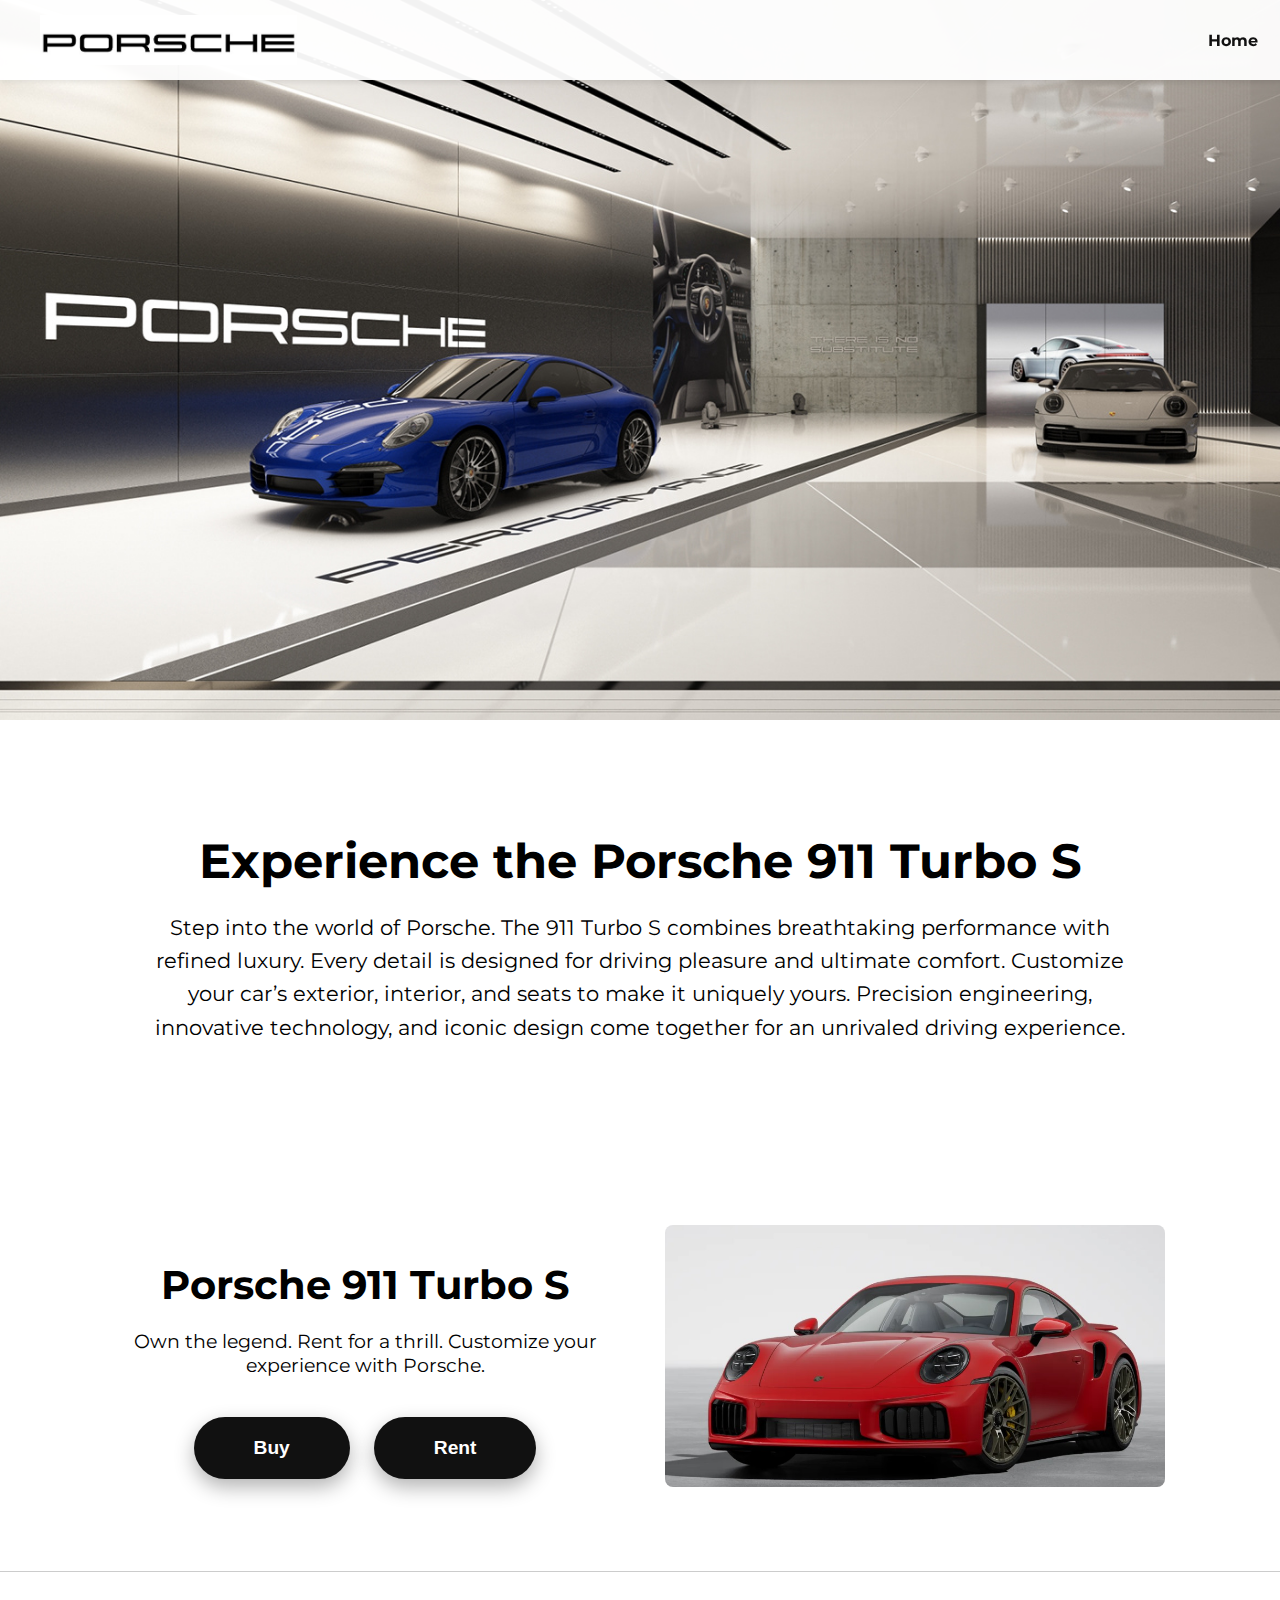
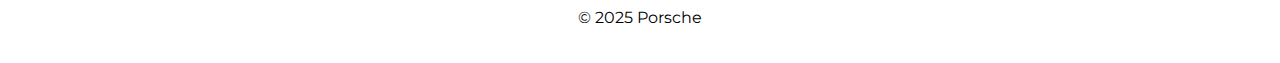
<file: index.html>
<!DOCTYPE html>
<html lang="en">
<head>
<meta charset="UTF-8">
<meta name="viewport" content="width=device-width, initial-scale=1.0">
<title>Porsche</title>
<link rel="stylesheet" href="css/style.css">
<link href="https://fonts.googleapis.com/css2?family=Montserrat:wght@400;700&display=swap" rel="stylesheet">
</head>
<body>

<header id="mainHeader">
  <img src="img/porsche-logo.jpg" alt="Porsche Logo" class="logo">
  <nav>
    <a href="#home">Home</a>
    <a href="#cars">Cars</a>
  </nav>
</header>

<main>

  <!-- Hero / Showroom Section -->
  <section id="home" class="hero-section">
    <img src="img/showroom.jpg" alt="Showroom" class="hero-img">
  </section>

  <!-- Feature / Descriptive Text -->
  <section class="feature-section">
    <h1>Experience the Porsche 911 Turbo S</h1>
    <p>
      Step into the world of Porsche. The 911 Turbo S combines breathtaking performance with refined luxury. Every detail is designed for driving pleasure and ultimate comfort. 
      Customize your car’s exterior, interior, and seats to make it uniquely yours. Precision engineering, innovative technology, and iconic design come together for an unrivaled driving experience.
    </p>
  </section>

  <!-- Buy / Rent Section with Side Car Image -->
  <section id="cars" class="cars-section">
    <div class="buy-rent-container">
      <div class="buttons-text">
        <h2>Porsche 911 Turbo S</h2>
        <p>Own the legend. Rent for a thrill. Customize your experience with Porsche.</p>
        <button onclick="window.location.href='911-turbo-s.html'">Buy</button>
        <button onclick="showRentNotification()">Rent</button>
      </div>
      <div class="car-side-img">
        <img src="img/911-turbo-s/exterior_red.jpg" alt="911 Turbo S">
      </div>
    </div>
  </section>

</main>

<div id="rentNotification" class="notification">
  🚘 Porsche 911 Turbo S has been rented!
  <span onclick="closeNotification()">✖</span>
</div>

<footer>
  <p>&copy; 2025 Porsche</p>
</footer>

<script src="js/script.js"></script>
</body>
</html>
</file>
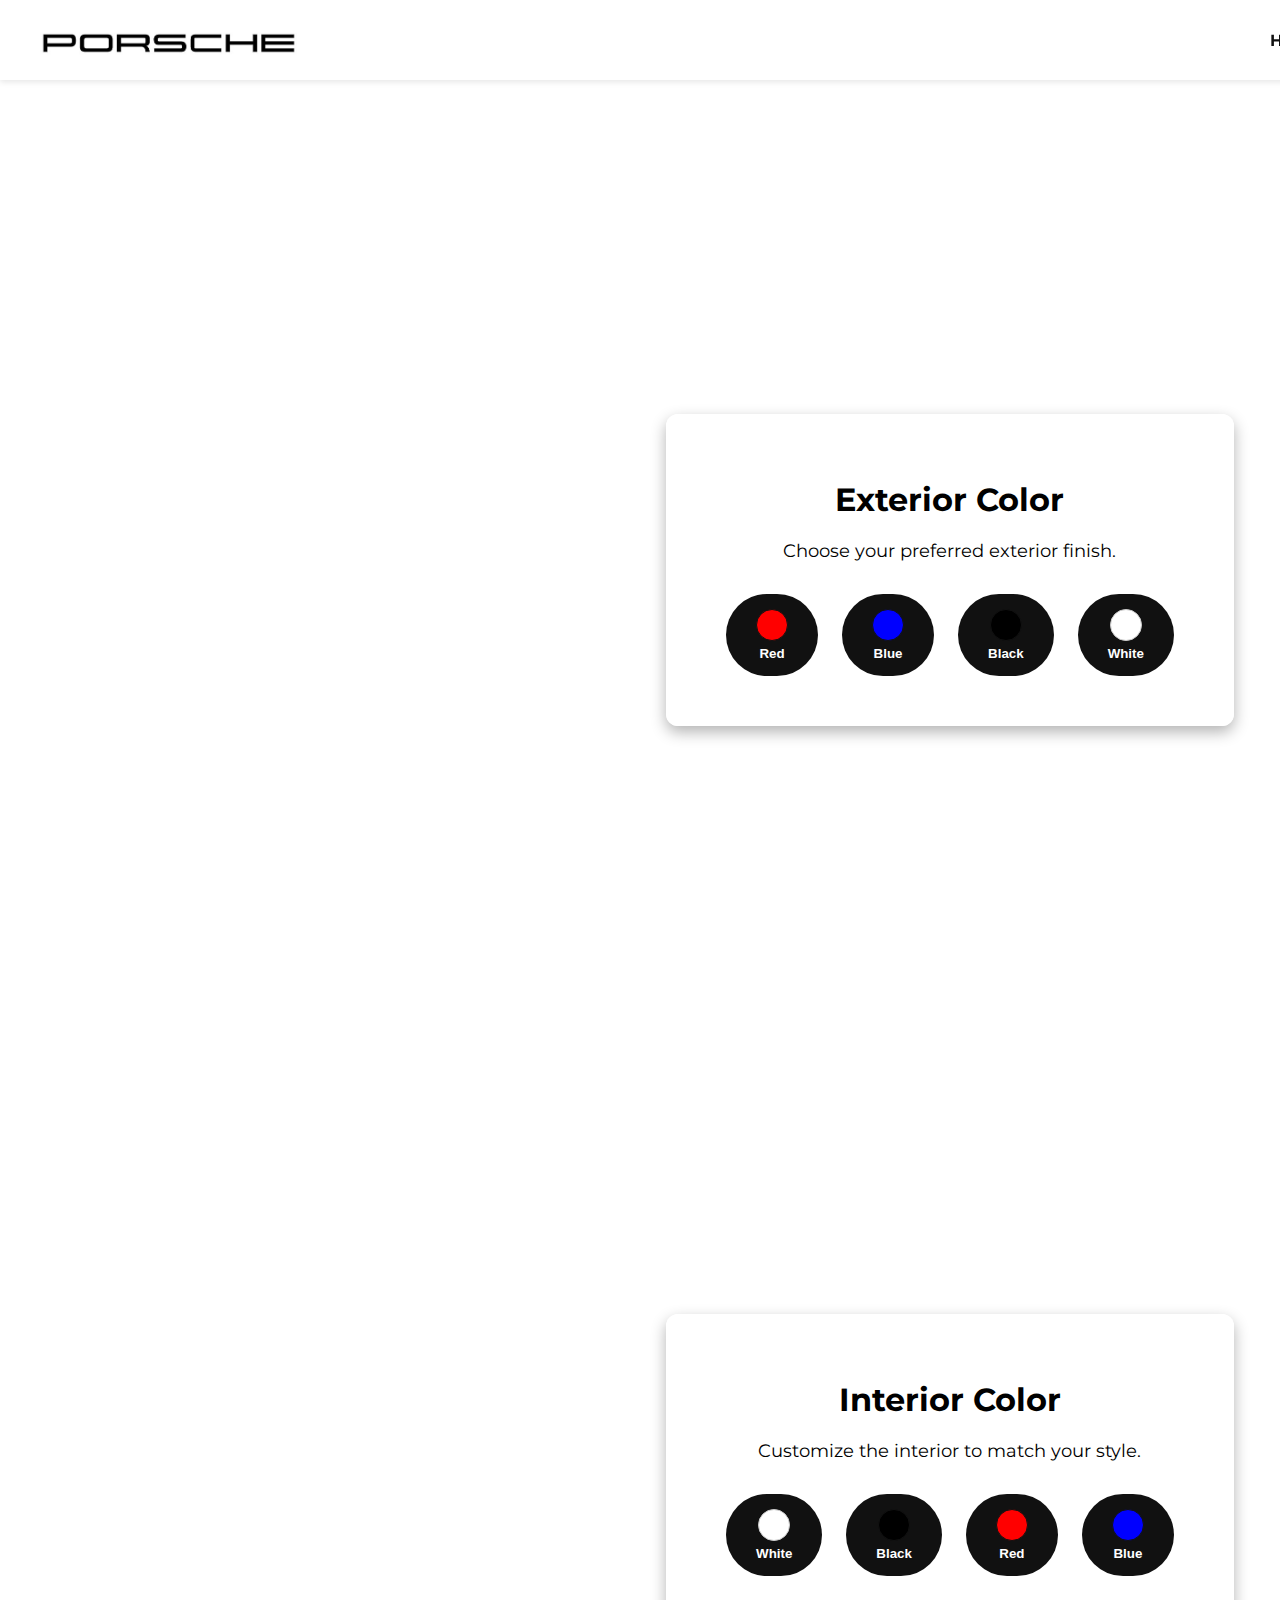
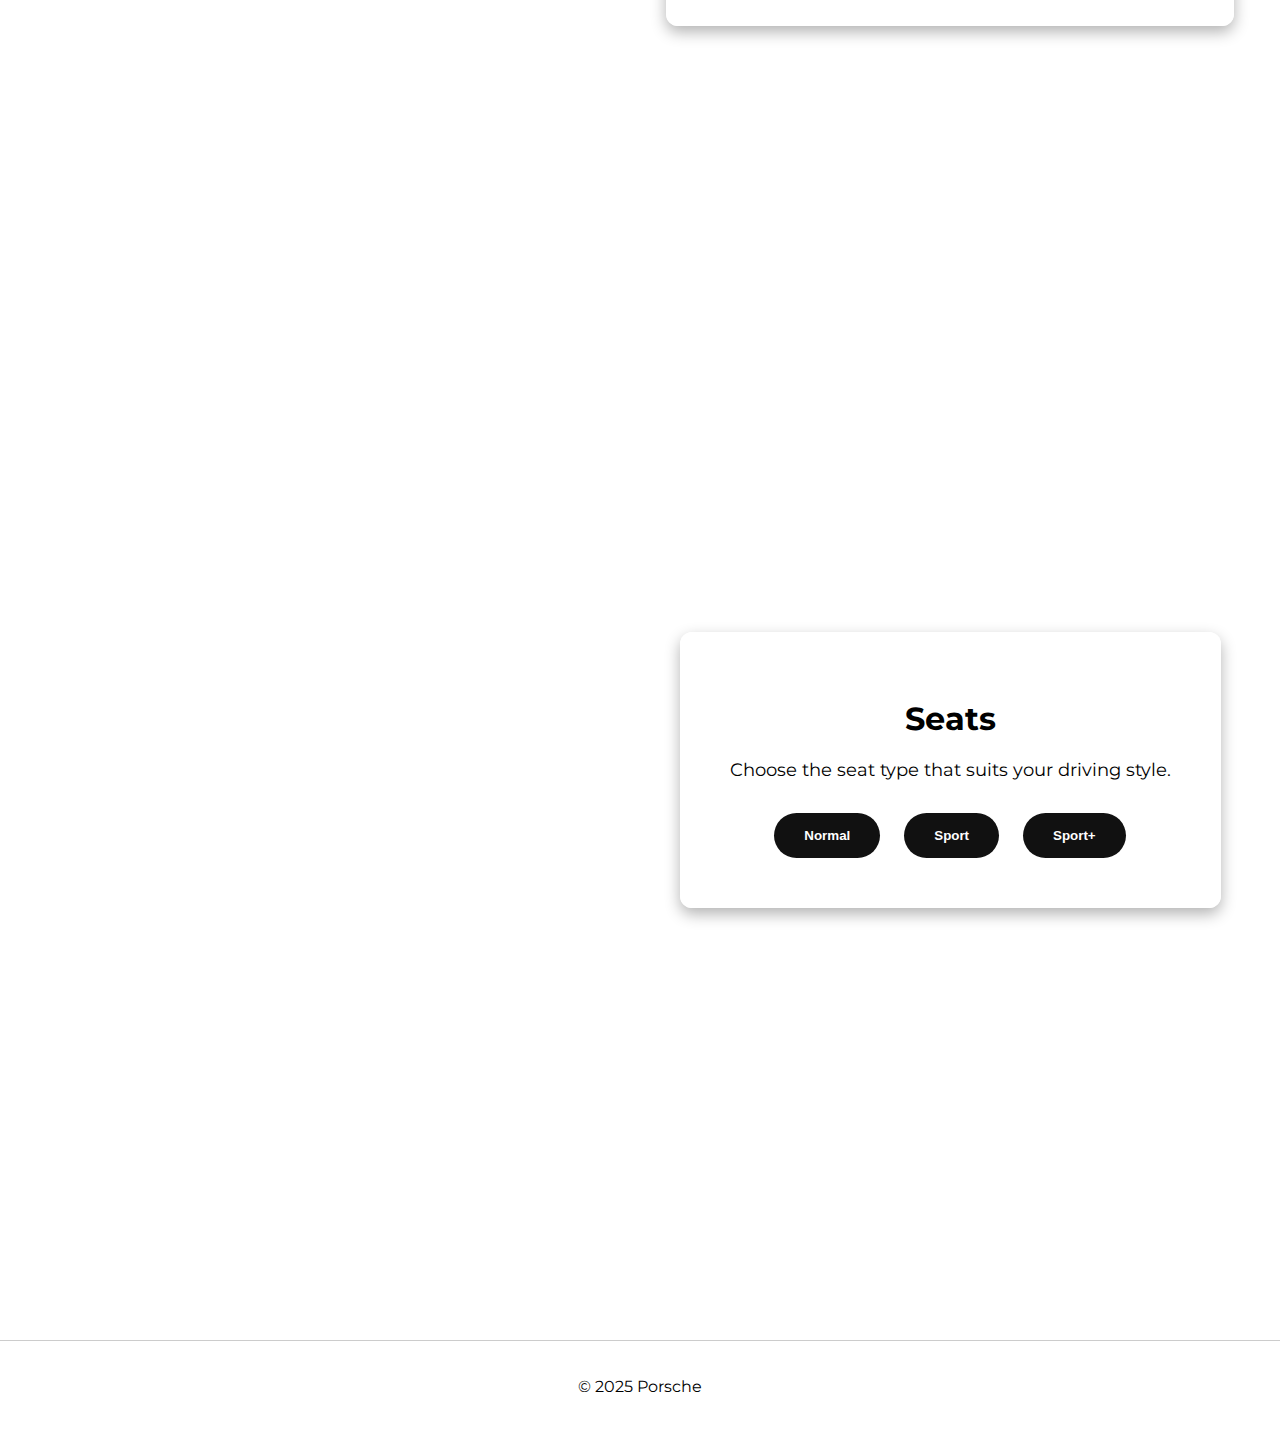
<file: 911-turbo-s.html>
<!DOCTYPE html>
<html lang="en">
<head>
<meta charset="UTF-8">
<meta name="viewport" content="width=device-width, initial-scale=1.0">
<title>Porsche 911 Turbo S Configurator</title>
<link rel="stylesheet" href="css/style.css">
<link href="https://fonts.googleapis.com/css2?family=Montserrat:wght@400;700&display=swap" rel="stylesheet">
</head>
<body>

<header id="mainHeader">
  <img src="img/porsche-logo.jpg" alt="Porsche Logo" class="logo">
  <nav>
    <a href="index.html">Home</a>
  </nav>
</header>

<main class="configurator-container">

  <!-- Left-side Car Image -->
  <div class="car-image-container">
    <img id="carImage" src="img/911-turbo-s/exterior_red.jpg" alt="911 Turbo S">
  </div>

  <!-- Scrollable Config Sections -->
  <div class="config-scroll">

    <!-- Exterior -->
    <section class="config-section fullpage-section">
      <div class="config-overlay">
        <h2>Exterior Color</h2>
        <p>Choose your preferred exterior finish.</p>
        <div class="options">
          <button data-image="exterior_red.jpg"><span class="color-preview" style="background:red;"></span> Red</button>
          <button data-image="exterior_blue.jpg"><span class="color-preview" style="background:blue;"></span> Blue</button>
          <button data-image="exterior_black.jpg"><span class="color-preview" style="background:black;"></span> Black</button>
          <button data-image="exterior_white.jpg"><span class="color-preview" style="background:white; border:1px solid #ccc;"></span> White</button>
        </div>
      </div>
    </section>

    <!-- Interior -->
    <section class="config-section fullpage-section">
      <div class="config-overlay">
        <h2>Interior Color</h2>
        <p>Customize the interior to match your style.</p>
        <div class="options">
          <button data-image="interior_white.jpg"><span class="color-preview" style="background:white; border:1px solid #ccc;"></span> White</button>
          <button data-image="interior_black.jpg"><span class="color-preview" style="background:black;"></span> Black</button>
          <button data-image="interior_red.jpg"><span class="color-preview" style="background:red;"></span> Red</button>
          <button data-image="interior_blue.jpg"><span class="color-preview" style="background:blue;"></span> Blue</button>
        </div>
      </div>
    </section>

    <!-- Seats -->
    <section class="config-section fullpage-section">
      <div class="config-overlay">
        <h2>Seats</h2>
        <p>Choose the seat type that suits your driving style.</p>
        <div class="options">
          <button data-image="seat_normal.jpg">Normal</button>
          <button data-image="seat_sport.jpg">Sport</button>
          <button data-image="seat_sport_plus.jpg">Sport+</button>
        </div>
      </div>
    </section>

  </div>
</main>

<footer>
  <p>&copy; 2025 Porsche</p>
</footer>

<script src="js/script.js"></script>
</body>
</html>
</file>
<file: css/style.css>
/* Reset */
body, html {
  margin:0; padding:0;
  font-family:'Montserrat', sans-serif;
  scroll-behavior:smooth;
  background:#fff;
  overflow-x:hidden;
}

/* Header */
header {
  display:flex; justify-content:space-between; align-items:center;
  padding:15px 40px; position:fixed; width:100%; top:0; background:rgba(255,255,255,0.95);
  box-shadow:0 2px 6px rgba(0,0,0,0.1); z-index:1000; transition:top 0.3s ease-in-out;
}
header.hidden { top:-100px; }
header .logo { height:50px; }
nav a { margin-left:20px; text-decoration:none; color:#111; font-weight:700; }
nav a:hover { color:#111; }

/* Notification */
.notification {
  position: fixed; top:20px; left:50%; transform:translateX(-50%);
  background:#dff0d8; color:#3c763d; padding:15px 30px; border-radius:5px; display:none;
  box-shadow:0 4px 8px rgba(0,0,0,0.2); font-weight:bold; z-index:2000;
}
.notification span { margin-left:15px; cursor:pointer; }

/* Hero */
.hero-section { height:80vh; width:100%; overflow:hidden; }
.hero-img { width:100%; height:100%; object-fit:cover; }

/* Feature text */
.feature-section { padding:80px 20px; text-align:center; max-width:1000px; margin:0 auto; }
.feature-section h1 { font-size:3em; margin-bottom:20px; }
.feature-section p { font-size:1.3em; line-height:1.6; }

/* Buy/Rent Section with side image */
.buy-rent-container { display:flex; align-items:center; justify-content:center; gap:50px; flex-wrap:wrap; padding:80px 20px; }
.buttons-text { max-width:500px; text-align:center; }
.buttons-text h2 { font-size:2.5em; margin-bottom:15px; }
.buttons-text p { font-size:1.2em; margin-bottom:30px; }
.buttons-text button {
  padding:20px 60px; margin:10px; font-size:1.2em; font-weight:bold; border-radius:50px; border:none;
  cursor:pointer; background:#111; color:white; transition:0.3s; box-shadow:0 8px 20px rgba(0,0,0,0.3);
}
.buttons-text button:hover { background:white; color:#111; }
.car-side-img img { width:500px; border-radius:8px; }

/* Configurator */
.configurator-container { display:flex; max-width:1200px; margin:120px auto; gap:40px; padding:0 20px; }
.car-image-container { flex:1; position:sticky; top:50%; transform:translateY(-50%); max-width:600px; }
.car-image-container img { width:100%; border-radius:8px; transition:0.6s; }
.config-scroll { flex:1; }
.fullpage-section { height:100vh; display:flex; align-items:center; justify-content:center; scroll-snap-align:start; }
.config-overlay { background:rgba(255,255,255,0.95); padding:40px 50px; border-radius:12px; text-align:center; box-shadow:0 6px 15px rgba(0,0,0,0.3); max-width:500px; }
.config-overlay h2 { font-size:2em; margin-bottom:20px; }
.config-overlay p { font-size:1.1em; line-height:1.4; margin-bottom:20px; }
.config-overlay .options button { margin:10px; padding:15px 30px; border:none; border-radius:50px; font-weight:bold; cursor:pointer; background:#111; color:white; transition:0.3s; }
.config-overlay .options button:hover { background:white; color:#111; }
.color-preview { display:block; width:30px; height:30px; margin:0 auto 5px auto; border-radius:50%; border:1px solid #111; }

/* Footer */
footer { text-align:center; padding:20px; border-top:1px solid #ccc; }
</file>
